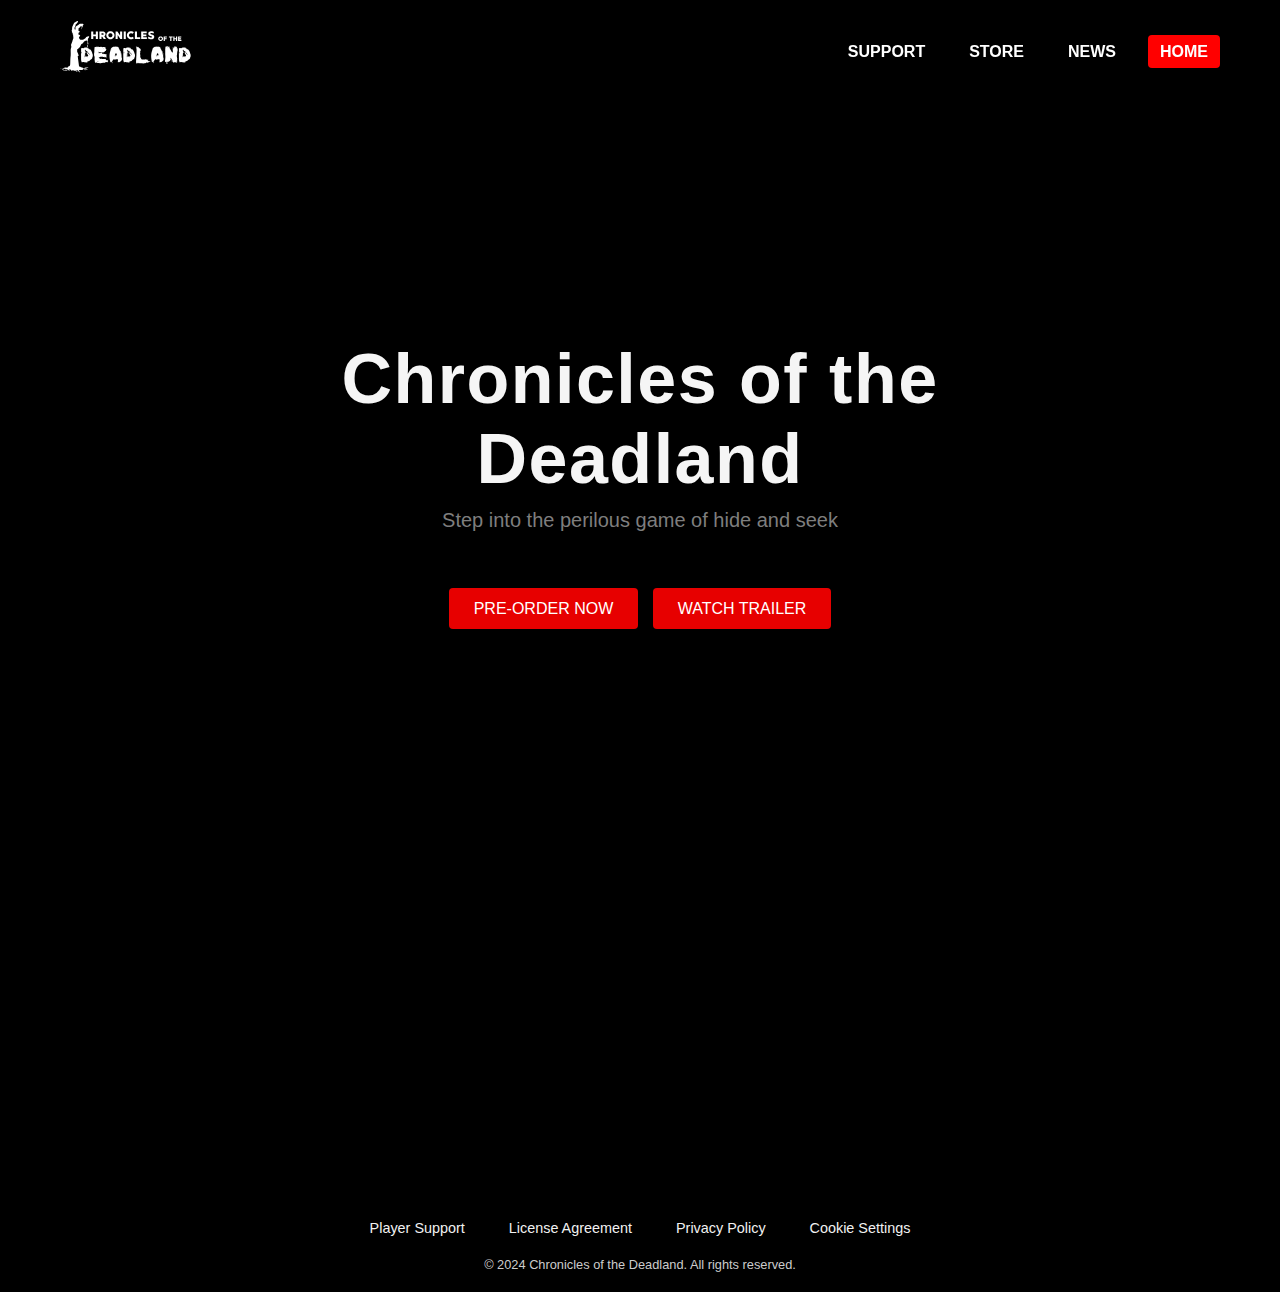
<file: Project_1_LandingPage/index.html>
<!DOCTYPE html>
<html lang="en">
<head>
  <meta charset="UTF-8" />
  <meta name="viewport" content="width=device-width, initial-scale=1.0" />
  <title>Chronicles of the Deadland</title>
  <link rel="stylesheet" href="https://cdnjs.cloudflare.com/ajax/libs/font-awesome/6.5.0/css/all.min.css" />
  <link rel="stylesheet" href="style.css" />
</head>
<body>
  <header>
    <div class="navbar">
      <img src="Images/ChroniclesoftheDeadland.logo.svg" alt="Chronicles of the Deadland logo" class="logo" />
      <i class="fas fa-bars menu-toggle" onclick="document.querySelector('nav ul').classList.toggle('show')"></i>
      <nav>
        <ul>
          <li><a href="default.asp">Support</a></li>
          <li><a href="news.asp">Store</a></li>
          <li><a href="contact.asp">News</a></li>
          <li><a class="active" href="index.html">Home</a></li>
        </ul>
      </nav>
    </div>
  </header>

  <section>
    <div class="text">
      <h1>Chronicles of the Deadland</h1>
      <p>Step into the perilous game of hide and seek</p><br />
      <a href="#" id="preorder">Pre-order Now</a>
      <a href="https://www.youtube.com/watch?v=JGhIXLO3ul8" target="_blank" rel="noopener noreferrer" id="trailer">Watch Trailer</a>
    </div>
  </section>

  <footer>
    <div class="footer-links">
      <a href="#">Player Support</a>
      <a href="#">License Agreement</a>
      <a href="#">Privacy Policy</a>
      <a href="#">Cookie Settings</a>
    </div>
    <p>&copy; 2024 Chronicles of the Deadland. All rights reserved.</p>
  </footer>
</body>
</html>
</file>
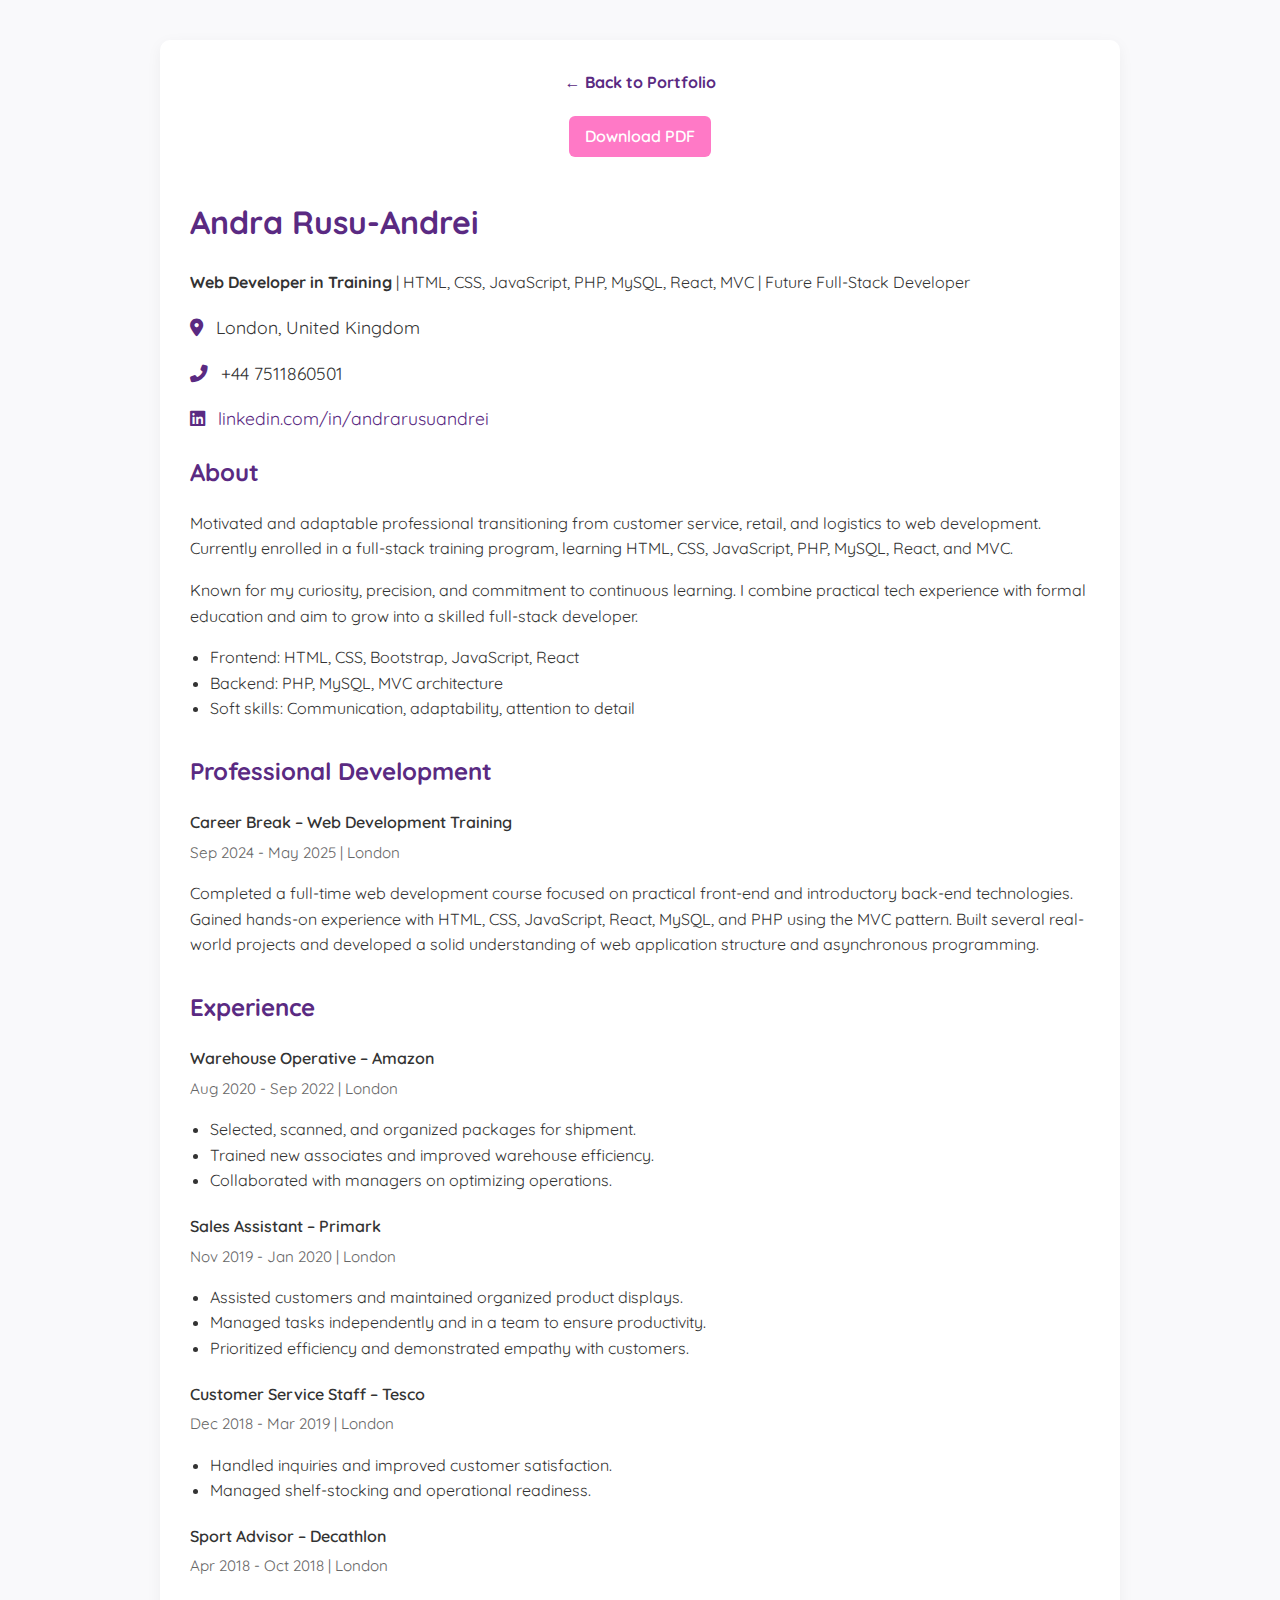
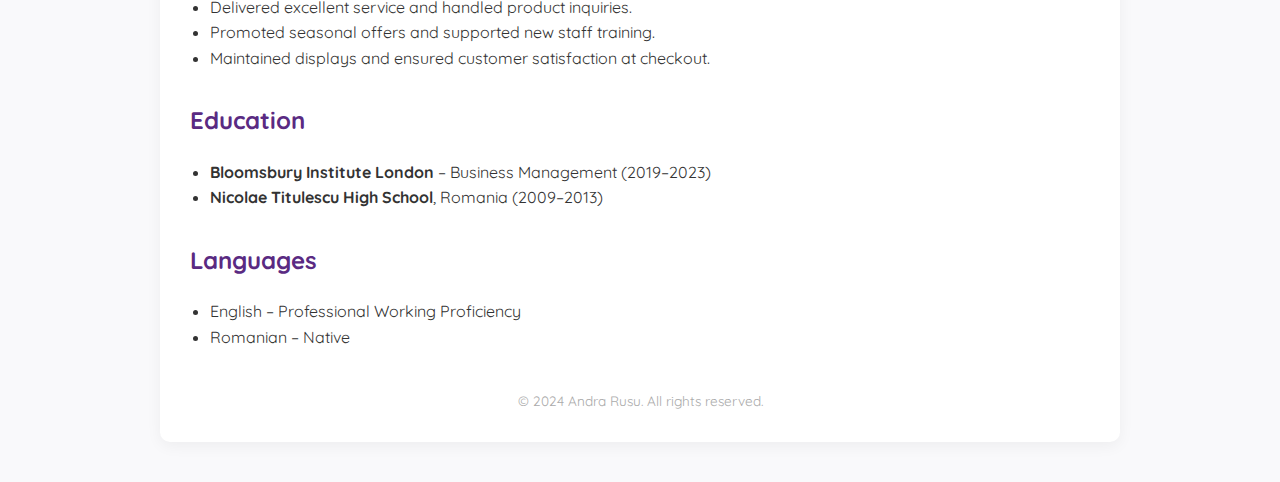
<file: cv.html>
<!DOCTYPE html>
<html lang="en">
<head>
  <meta charset="UTF-8" />
  <meta name="viewport" content="width=device-width, initial-scale=1.0" />
  <title>Andra Rusu | CV</title>
  <link href="https://fonts.googleapis.com/css2?family=Quicksand:wght@500;700&display=swap" rel="stylesheet">
  <link rel="stylesheet" href="https://cdnjs.cloudflare.com/ajax/libs/font-awesome/6.5.0/css/all.min.css" />
  <style>
    body {
      margin: 0;
      padding: 40px 20px;
      font-family: 'Quicksand', sans-serif;
      background: #f9f9fb;
      color: #333;
      line-height: 1.6;
    }
    .container {
      max-width: 900px;
      margin: auto;
      background: #ffffff;
      padding: 30px;
      border-radius: 10px;
      box-shadow: 0 4px 15px rgba(0, 0, 0, 0.05);
    }
    header {
      text-align: center;
      margin-bottom: 30px;
    }
    header a {
      text-decoration: none;
      font-weight: bold;
      color: #5a2a82;
      font-size: 1rem;
      display: inline-block;
      margin-bottom: 10px;
    }
    .download-btn {
      display: inline-block;
      padding: 8px 16px;
      margin-top: 10px;
      background-color: #ff79c6;
      color: white;
      text-decoration: none;
      border-radius: 6px;
      font-weight: 600;
      transition: background-color 0.3s ease;
    }
    .download-btn:hover {
      background-color: #e055a7;
    }
    h1, h2, h3 {
      color: #5a2a82;
    }
    .section {
      margin-bottom: 30px;
    }
    .job {
      margin-bottom: 20px;
    }
    .job h4 {
      margin: 5px 0;
      font-weight: 600;
    }
    .job span {
      display: block;
      font-size: 0.95rem;
      color: #666;
    }
    ul {
      padding-left: 20px;
    }
    footer {
      text-align: center;
      margin-top: 40px;
      font-size: 0.85rem;
      color: #aaa;
    }
    .contact-icons {
      font-size: 1.1rem;
      margin-top: 10px;
    }
    .contact-icons i {
      margin-right: 8px;
      color: #5a2a82;
    }
    .contact-icons a {
      color: #5a2a82;
      text-decoration: none;
    }
  </style>
</head>
<body>
  <div class="container">
    <header>
      <a href="portfolio.html">← Back to Portfolio</a><br/>
      <a href="cv-andra-rusu.pdf" class="download-btn" download>Download PDF</a>
    </header>
    <h1>Andra Rusu-Andrei</h1>
    <p><strong>Web Developer in Training</strong> | HTML, CSS, JavaScript, PHP, MySQL, React, MVC | Future Full-Stack Developer</p>
    <div class="contact-icons">
      <p><i class="fas fa-map-marker-alt"></i> London, United Kingdom</p>
      <p><i class="fas fa-phone-alt"></i> +44 7511860501</p>
      <p>
        <a href="https://www.linkedin.com/in/andrarusuandrei/" target="_blank" rel="noopener noreferrer">
          <i class="fab fa-linkedin"></i> linkedin.com/in/andrarusuandrei
        </a>
      </p>
    </div>

    <div class="section">
      <h2>About</h2>
      <p>Motivated and adaptable professional transitioning from customer service, retail, and logistics to web development. Currently enrolled in a full-stack training program, learning HTML, CSS, JavaScript, PHP, MySQL, React, and MVC.</p>
      <p>Known for my curiosity, precision, and commitment to continuous learning. I combine practical tech experience with formal education and aim to grow into a skilled full-stack developer.</p>
      <ul>
        <li>Frontend: HTML, CSS, Bootstrap, JavaScript, React</li>
        <li>Backend: PHP, MySQL, MVC architecture</li>
        <li>Soft skills: Communication, adaptability, attention to detail</li>
      </ul>
    </div>

    <div class="section">
      <h2>Professional Development</h2>
      <div class="job">
        <h4>Career Break – Web Development Training</h4>
        <span>Sep 2024 - May 2025 | London</span>
        <p>Completed a full-time web development course focused on practical front-end and introductory back-end technologies. Gained hands-on experience with HTML, CSS, JavaScript, React, MySQL, and PHP using the MVC pattern. Built several real-world projects and developed a solid understanding of web application structure and asynchronous programming.</p>
      </div>
    </div>

    <div class="section">
      <h2>Experience</h2>
      <div class="job">
        <h4>Warehouse Operative – Amazon</h4>
        <span>Aug 2020 - Sep 2022 | London</span>
        <ul>
          <li>Selected, scanned, and organized packages for shipment.</li>
          <li>Trained new associates and improved warehouse efficiency.</li>
          <li>Collaborated with managers on optimizing operations.</li>
        </ul>
      </div>
      <div class="job">
        <h4>Sales Assistant – Primark</h4>
        <span>Nov 2019 - Jan 2020 | London</span>
        <ul>
          <li>Assisted customers and maintained organized product displays.</li>
          <li>Managed tasks independently and in a team to ensure productivity.</li>
          <li>Prioritized efficiency and demonstrated empathy with customers.</li>
        </ul>
      </div>
      <div class="job">
        <h4>Customer Service Staff – Tesco</h4>
        <span>Dec 2018 - Mar 2019 | London</span>
        <ul>
          <li>Handled inquiries and improved customer satisfaction.</li>
          <li>Managed shelf-stocking and operational readiness.</li>
        </ul>
      </div>
      <div class="job">
        <h4>Sport Advisor – Decathlon</h4>
        <span>Apr 2018 - Oct 2018 | London</span>
        <ul>
          <li>Delivered excellent service and handled product inquiries.</li>
          <li>Promoted seasonal offers and supported new staff training.</li>
          <li>Maintained displays and ensured customer satisfaction at checkout.</li>
        </ul>
      </div>
    </div>

    <div class="section">
      <h2>Education</h2>
      <ul>
        <li><strong>Bloomsbury Institute London</strong> – Business Management (2019–2023)</li>
        <li><strong>Nicolae Titulescu High School</strong>, Romania (2009–2013)</li>
      </ul>
    </div>

    <div class="section">
      <h2>Languages</h2>
      <ul>
        <li>English – Professional Working Proficiency</li>
        <li>Romanian – Native</li>
      </ul>
    </div>

    <footer>
      &copy; 2024 Andra Rusu. All rights reserved.
    </footer>
  </div>
</body>
</html>
</file>
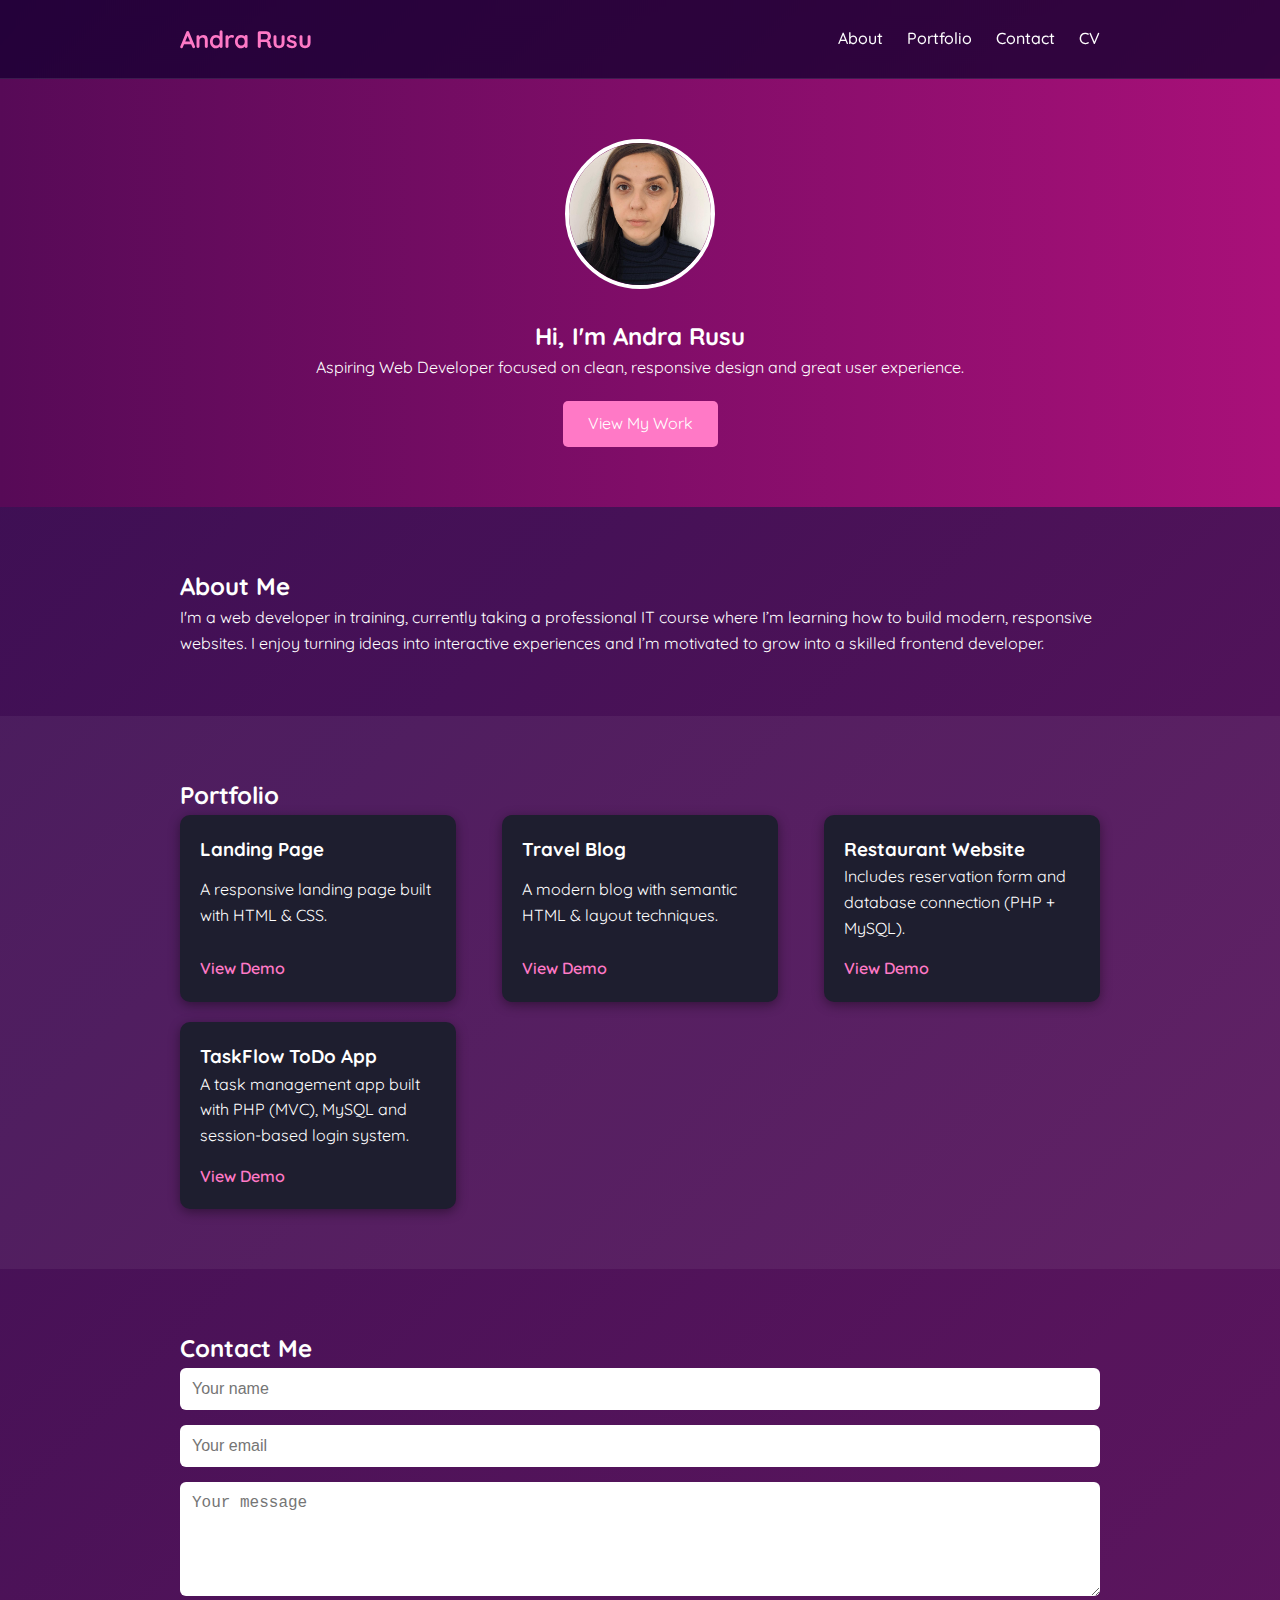
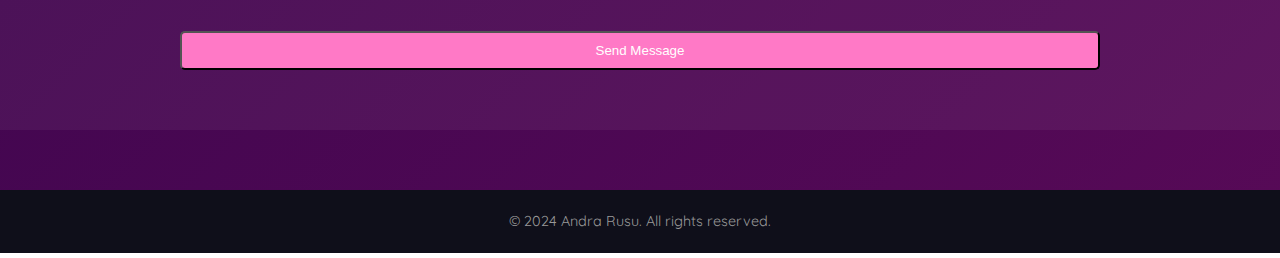
<file: portfolio.html>
<!DOCTYPE html>
<html lang="en">
<head>
  <meta charset="UTF-8" />
  <meta name="viewport" content="width=device-width, initial-scale=1.0"/>
  <title>Andra Rusu | Web Developer</title>
  <link href="https://fonts.googleapis.com/css2?family=Quicksand:wght@500;700&display=swap" rel="stylesheet">
<link rel="stylesheet" href="style.css" />

</head>
<body>
  <header>
    <div class="container nav-container">
      <h1 class="logo">Andra Rusu</h1>
      <nav>
        <a href="#about">About</a>
        <a href="#portfolio">Portfolio</a>
        <a href="#contact">Contact</a>
        <a href="cv.html">CV</a>
      </nav>
    </div>
  </header>

  <section class="andra">
    <img src="Img/portretcv.jpg" alt="Andra Rusu" class="andra-img"/>
    <h2>Hi, I'm Andra Rusu</h2>
    <p>Aspiring Web Developer focused on clean, responsive design and great user experience.</p>
    <a href="#portfolio" class="btn">View My Work</a>
  </section>

  <section id="about" class="section">
    <div class="container">
      <h2>About Me</h2>
      <p>I'm a web developer in training, currently taking a professional IT course where I’m learning how to build modern, responsive websites. I enjoy turning ideas into interactive experiences and I’m motivated to grow into a skilled frontend developer.

</p>
    </div>
  </section>

  <section id="portfolio" class="section bg-light">
    <div class="container">
      <h2>Portfolio</h2>
      <div class="grid">
        <div class="card">
          <h3>Landing Page</h3>
          <p>A responsive landing page built with HTML & CSS.</p>
          <a href="Project_1_LandingPage/index.html" target="_blank">View Demo</a>
        </div>
        <div class="card">
          <h3>Travel Blog</h3>
          <p>A modern blog with semantic HTML & layout techniques.</p>
          <a href="Project_2_TravelBlog/travelingblog.html" target="_blank">View Demo</a>
        </div>
        <div class="card">
          <h3>Restaurant Website</h3>
          <p>Includes reservation form and database connection (PHP + MySQL).</p>
          <a href="Project_3_Restaurant/restaurant.html" target="_blank">View Demo</a>
        </div>
        <div class="card">
          <h3>TaskFlow ToDo App</h3>
          <p>A task management app built with PHP (MVC), MySQL and session-based login system.</p>
          <a href="Project_4_ToDo-App/public/" target="_blank" rel="noopener noreferrer">View Demo</a>
        </div>
      </div>
    </div>
  </section>

  <section id="contact" class="section">
    <div class="container">
      <h2>Contact Me</h2>
      <form class="contact-form">
        <input type="text" placeholder="Your name" required />
        <input type="email" placeholder="Your email" required />
        <textarea rows="5" placeholder="Your message" required></textarea>
        <button type="submit" class="btn">Send Message</button>
      </form>
    </div>
  </section>

  <footer>
    <div class="container">
      <p>&copy; 2024 Andra Rusu. All rights reserved.</p>
    </div>
  </footer>
</body>
</html>
</file>
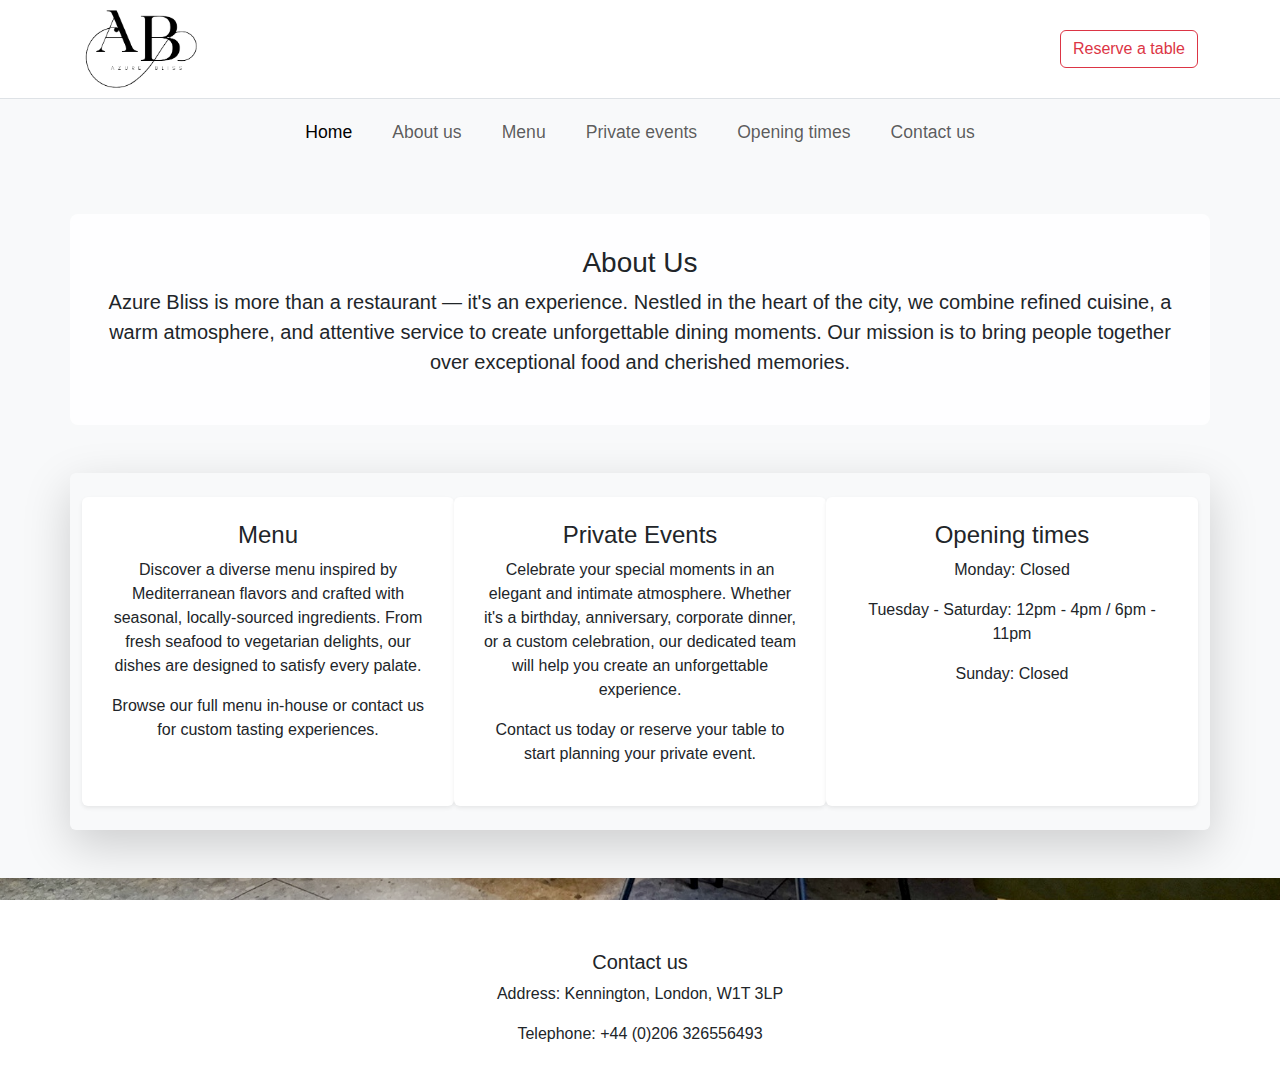
<file: Project_3_Restaurant/restaurant.html>
<!DOCTYPE html>
<html lang="en">
<head>
  <meta charset="UTF-8" />
  <meta name="viewport" content="width=device-width, initial-scale=1.0"/>
  <title>Azure Bliss Restaurant</title>
  <link href="https://cdn.jsdelivr.net/npm/bootstrap@5.3.3/dist/css/bootstrap.min.css" rel="stylesheet" />
  <link rel="stylesheet" href="restaurant.css" />
</head>
<body>
  <header class="bg-white shadow-sm">
    <div class="container py-2 d-flex justify-content-between align-items-center">
      <img src="img/logo2.png" alt="Azure Bliss Logo" width="120px" />
      <button class="btn btn-outline-danger" data-bs-toggle="modal" data-bs-target="#reservationModal">Reserve a table</button>
    </div>
    <nav class="navbar navbar-expand-lg navbar-light bg-body-tertiary border-top">
      <div class="container">
        <button class="navbar-toggler" type="button" data-bs-toggle="collapse" data-bs-target="#navbarNav">
          <span class="navbar-toggler-icon"></span>
        </button>
        <div class="collapse navbar-collapse" id="navbarNav">
          <ul class="navbar-nav mx-auto">
            <li class="nav-item"><a class="nav-link active" href="#">Home</a></li>
            <li class="nav-item"><a class="nav-link" href="#">About us</a></li>
            <li class="nav-item"><a class="nav-link" href="#">Menu</a></li>
            <li class="nav-item"><a class="nav-link" href="#">Private events</a></li>
            <li class="nav-item"><a class="nav-link" href="#">Opening times</a></li>
            <li class="nav-item"><a class="nav-link" href="#">Contact us</a></li>
          </ul>
        </div>
      </div>
    </nav>
  </header>

  <main class="bg-light py-5">
    <div class="container text-center mb-5 about-section">
      <h3>About Us</h3>
      <p class="lead">
        Azure Bliss is more than a restaurant — it's an experience. Nestled in the heart of the city, we combine refined cuisine, a warm atmosphere, and attentive service to create unforgettable dining moments. Our mission is to bring people together over exceptional food and cherished memories.
      </p>
    </div>

    <div class="container section-bg rounded p-4 shadow-lg">
      <div class="row g-4 justify-content-center text-center">
        <div class="col-12 col-md-4 bg-white p-4 rounded shadow-sm">
          <h4>Menu</h4>
          <p>
            Discover a diverse menu inspired by Mediterranean flavors and crafted with seasonal, locally-sourced ingredients. From fresh seafood to vegetarian delights, our dishes are designed to satisfy every palate.
          </p>
          <p>
            Browse our full menu in-house or contact us for custom tasting experiences.
          </p>
        </div>
        <div class="col-12 col-md-4 bg-white p-4 rounded shadow-sm">
          <h4>Private Events</h4>
          <p>
            Celebrate your special moments in an elegant and intimate atmosphere. Whether it's a birthday, anniversary, corporate dinner, or a custom celebration, our dedicated team will help you create an unforgettable experience.
          </p>
          <p>
            Contact us today or reserve your table to start planning your private event.
          </p>
        </div>
        <div class="col-12 col-md-4 bg-white p-4 rounded shadow-sm">
          <h4>Opening times</h4>
          <p>Monday: Closed</p>
          <p>Tuesday - Saturday: 12pm - 4pm / 6pm - 11pm</p>
          <p>Sunday: Closed</p>
        </div>
      </div>
    </div>
  </main>

  <footer class="text-center bg-white py-4 mt-5">
    <h5>Contact us</h5>
    <p>Address: Kennington, London, W1T 3LP</p>
    <p>Telephone: +44 (0)206 326556493</p>
  </footer>

<div class="modal fade" id="reservationModal" tabindex="-1" aria-labelledby="reservationModalLabel" aria-hidden="true">
  <div class="modal-dialog">
    <div class="modal-content">
      <form action="saveReservation.php" method="post">
        <div class="modal-header">
          <h5 class="modal-title" id="reservationModalLabel">Reserve a Table</h5>
          <button type="button" class="btn-close" data-bs-dismiss="modal" aria-label="Close"></button>
        </div>
        <div class="modal-body">
          <div class="mb-3">
            <label for="eventType" class="form-label">Event Type</label>
            <select class="form-select" id="eventType" name="eventType" required>
              <option selected disabled value="">Choose...</option>
              <option value="wedding">Wedding</option>
              <option value="birthday">Birthday Party</option>
              <option value="other">Anything Else</option>
            </select>
          </div>
          <div class="mb-3">
            <label for="reservationName" class="form-label">Reservation Name</label>
            <input type="text" class="form-control" id="reservationName" name="reservationName" required>
          </div>
          <div class="mb-3">
            <label for="phoneNumber" class="form-label">Phone Number</label>
            <input type="tel" class="form-control" id="phoneNumber" name="phoneNumber" required>
          </div>
          <div class="mb-3">
            <label for="guests" class="form-label">Number of Guests</label>
            <input type="number" class="form-control" id="guests" name="guests" required min="1">
          </div>
        </div>
        <div class="modal-footer">
          <button type="submit" class="btn btn-primary">Submit Reservation</button>
        </div>
      </form>
    </div>
  </div>
</div>


<script>
  document.addEventListener("DOMContentLoaded", function () {
    const urlParams = new URLSearchParams(window.location.search);
    const status = urlParams.get("status");

    if (status === "success") {
      alert("✅ Booking confirmed. Thank you!");
    } else if (status === "error") {
      alert("❌ An error occurred. Please try again or contact us for assistance.");
      const modal = new bootstrap.Modal(document.getElementById('reservationModal'));
      modal.show();
    }
  });
</script>
<script src="https://cdn.jsdelivr.net/npm/bootstrap@5.3.3/dist/js/bootstrap.bundle.min.js"></script>

</body>
</html>
</file>
<file: style.css>
* {
  margin: 0;
  padding: 0;
  box-sizing: border-box;
}

body {
  font-family: 'Quicksand', sans-serif;
  background: linear-gradient(135deg, #2e0249, #570a57);
  color: #fff;
  line-height: 1.6;
}

.container {
  max-width: 960px;
  margin: auto;
  padding: 0 20px;
}

header {
  background: rgba(0, 0, 0, 0.2);
  backdrop-filter: blur(6px);
  border-bottom: 1px solid rgba(255, 255, 255, 0.1);
  padding: 20px 0;
  position: sticky;
  top: 0;
  z-index: 1000;
}

.nav-container {
  display: flex;
  justify-content: space-between;
  align-items: center;
}

.logo {
  font-weight: 700;
  color: #ff79c6;
  font-size: 1.5rem;
}

nav a {
  margin-left: 20px;
  text-decoration: none;
  color: #fff;
  font-weight: 500;
  transition: color 0.3s ease;
}

nav a:hover {
  color: #ff79c6;
}

.andra {
  text-align: center;
  padding: 60px 20px;
  background: linear-gradient(to right, #570a57, #a91079);
  color: white;
}

.andra-img {
  width: 150px;
  height: 150px;
  object-fit: cover;
  border-radius: 50%;
  margin-bottom: 20px;
  border: 4px solid #fff;
}

.btn {
  display: inline-block;
  margin-top: 20px;
  padding: 10px 25px;
  background: #ff79c6;
  color: white;
  text-decoration: none;
  border-radius: 5px;
  transition: background 0.3s;
}

.btn:hover {
  background: #ff4aa2;
}

.section {
  padding: 60px 20px;
  background-color: rgba(255, 255, 255, 0.05);
}

.bg-light {
  background: rgba(255, 255, 255, 0.1);
}

.grid {
  display: flex;
  gap: 20px;
  flex-wrap: wrap;
  justify-content: space-between;
}

.card {
  display: flex;
  flex-direction: column;
  justify-content: space-between;
  width: 30%;
  padding: 20px;
  background: #1e1e2f;
  color: #fff;
  border-radius: 10px;
  box-shadow: 0 3px 12px rgba(0, 0, 0, 0.4);
  transition: transform 0.3s ease, box-shadow 0.3s ease;
}

.card:hover {
  transform: translateY(-6px);
  box-shadow: 0 8px 20px rgba(0, 0, 0, 0.6);
}

.card a {
  margin-top: 15px;
  color: #ff79c6;
  font-weight: 600;
  text-decoration: none;
}

.card a:hover {
  text-decoration: underline;
}

.contact-form {
  display: flex;
  flex-direction: column;
  gap: 15px;
}

.contact-form input,
.contact-form textarea {
  padding: 12px;
  border: none;
  border-radius: 6px;
  font-size: 1rem;
}

footer {
  background: #0f0f1a;
  text-align: center;
  padding: 20px;
  font-size: 0.9rem;
  color: #999;
  margin-top: 60px;
}

@media (max-width: 768px) {
  .grid {
    flex-direction: column;
  }

  .card {
    width: 100%;
  }

  nav a {
    margin-left: 10px;
    font-size: 0.9rem;
  }
}
</file>
<file: Project_3_Restaurant/restaurant.css>
body {
    background-image: linear-gradient(rgba(0,0,0,0.2), rgba(0,0,0,0.2)), url("img/background.jpg");
    background-size: cover;
    background-position: center;
    background-attachment: fixed;
    font-family: Arial, sans-serif;
    margin: 0;
}

.about-section {
    background-color: rgba(255, 255, 255, 0.85);
    padding: 2rem;
    border-radius: 8px;
}

.navbar-nav .nav-link {
    font-size: 1.1rem;
    margin: 0 12px;
    padding: 12px 8px;
    font-weight: 500;
}
</file>
<file: Project_1_LandingPage/style.css>
/* Reset */
* {
  box-sizing: border-box;
  margin: 0;
  padding: 0;
}

body {
  background-color: black;
  font-family: 'Lucida Sans', sans-serif;
}

/* Header and Navbar */
header {
  background-color: black;
  padding: 20px 0;
  position: sticky;
  top: 0;
  z-index: 1000;
  box-shadow: 0 4px 6px rgba(0, 0, 0, 0.5);
}

.navbar {
  max-width: 1200px;
  margin: 0 auto;
  padding: 0 20px;
  display: flex;
  justify-content: space-between;
  align-items: center;
}

.logo {
  width: 140px;
  height: auto;
}

.menu-toggle {
  display: none;
  font-size: 1.8rem;
  color: white;
  cursor: pointer;
}

nav ul {
  display: flex;
  gap: 20px;
  list-style: none;
}

nav ul li a {
  color: #fff;
  text-decoration: none;
  text-transform: uppercase;
  font-weight: bold;
  padding: 8px 12px;
  border-radius: 4px;
  transition: background-color 0.3s ease;
}

nav ul li a:hover,
nav ul li a.active {
  background-color: red;
}

@media (max-width: 768px) {
  nav ul {
    flex-direction: column;
    background-color: black;
    position: absolute;
    top: 60px;
    right: 0;
    width: 200px;
    display: none;
  }

  nav ul.show {
    display: flex;
  }

  .menu-toggle {
    display: block;
  }
}

/* Hero Section */
section {
  background-image: linear-gradient(rgba(0,0,0,0.6), rgba(0,0,0,0.6)),
    url(https://wallpapercat.com/w/full/5/8/c/2209496-3840x2160-desktop-4k-dead-by-daylight-background-photo.jpg);
  background-repeat: no-repeat;
  min-height: 120vh;
  background-size: cover;
  background-attachment: fixed;
  background-position: center;
  padding-top: 10px;
}

.text {
  width: 50%;
  margin: auto;
  text-align: center;
  transform: translateY(25vh);
}

.text h1 {
  font-size: 70px;
  color: whitesmoke;
  letter-spacing: 1.5px;
  font-weight: 800;
}

.text p {
  font-size: 20px;
  color: #7e7e7e;
  margin: 10px 0 50px;
}

#preorder, #trailer {
  color: white;
  padding: 12px 25px;
  text-transform: uppercase;
  text-decoration: none;
  background-color: #e70000;
  margin: 5px;
  border-radius: 4px;
}

#preorder:hover, #trailer:hover {
  background-color: blue;
  transition: 0.5s ease;
}

/* Footer */
footer {
  background-color: rgba(0, 0, 0, 0.85);
  color: #f1f1f1;
  padding: 30px 10px 20px;
  width: 100%;
  text-align: center;
  font-size: 0.9rem;
}

.footer-links {
  display: flex;
  justify-content: center;
  flex-wrap: wrap;
  gap: 20px;
  margin-bottom: 15px;
}

.footer-links a {
  color: #f1f1f1;
  text-decoration: none;
  font-weight: 500;
  font-size: 0.9rem;
  padding: 6px 12px;
  border-radius: 5px;
  transition: background-color 0.3s ease;
}

.footer-links a:hover {
  background-color: rgba(255, 255, 255, 0.1);
}

footer p {
  margin-top: 5px;
  font-size: 0.8rem;
  color: #ccc;
}
</file>
